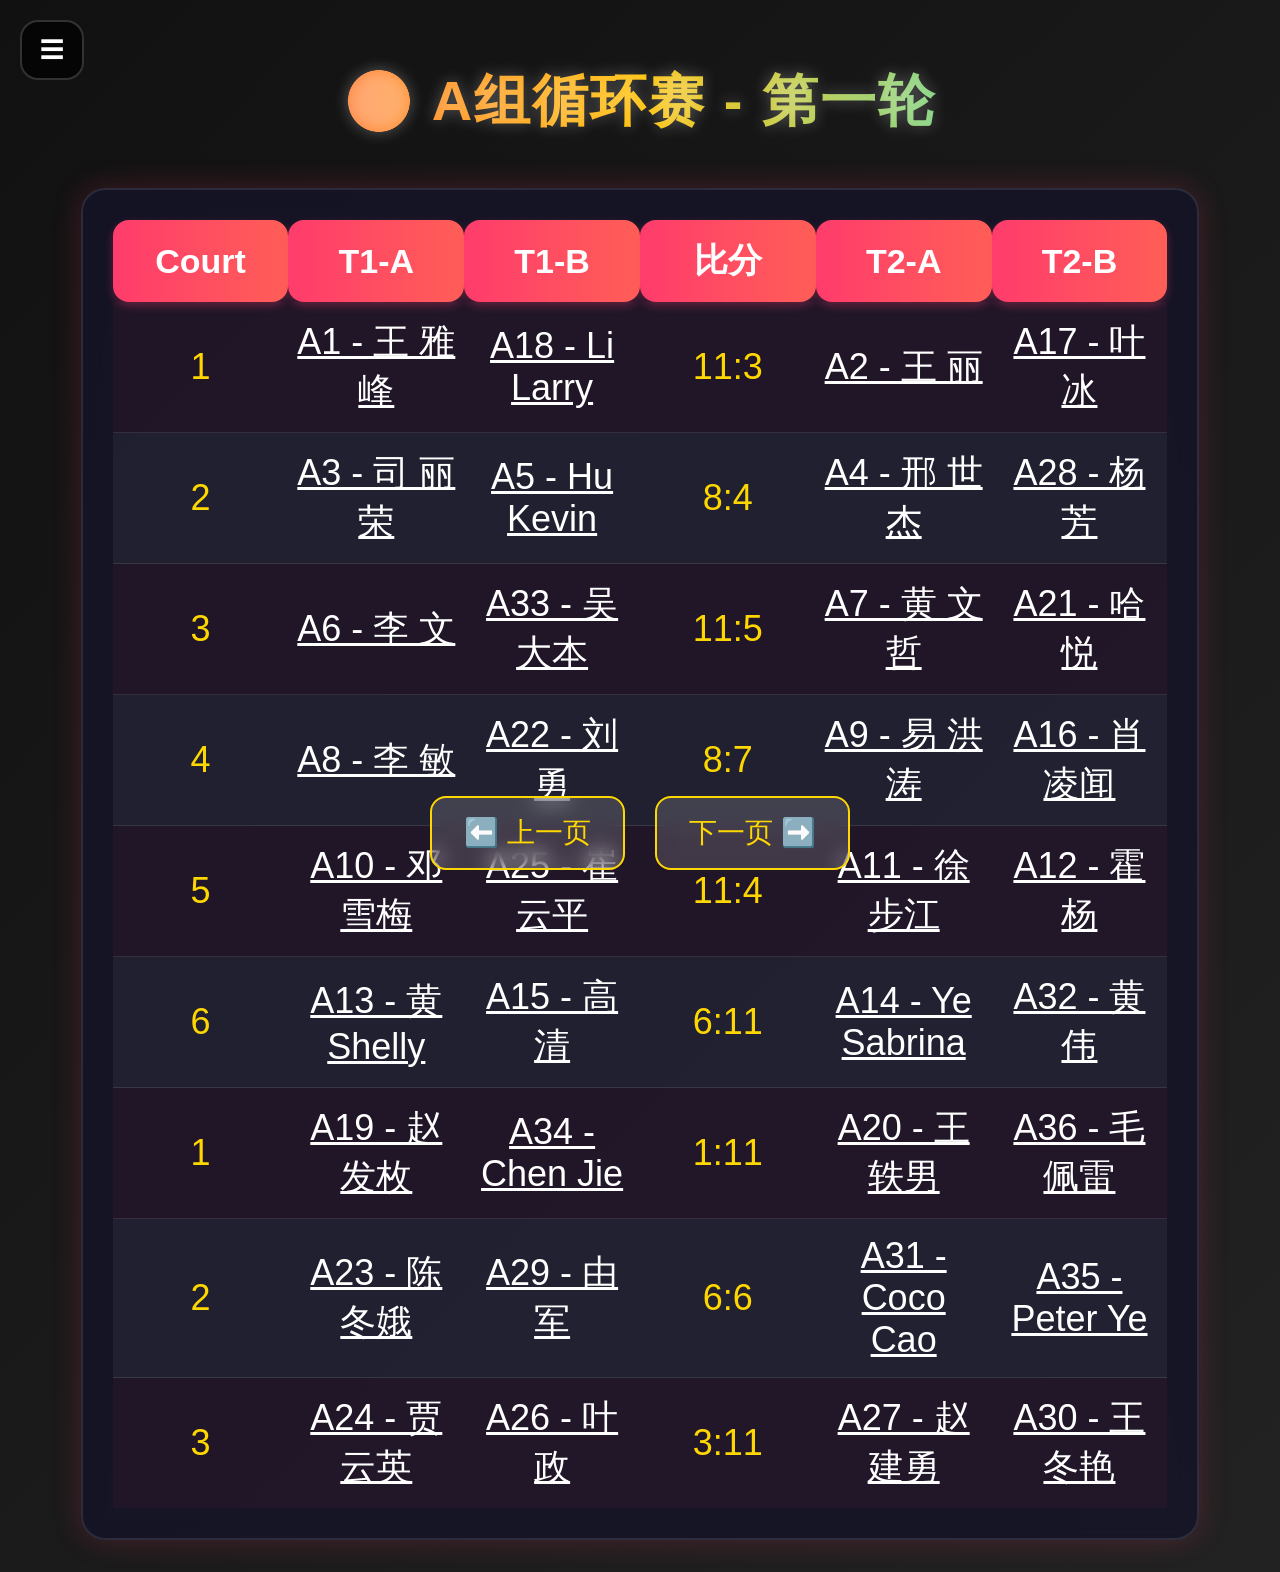
<file: index.html>
<!DOCTYPE html>
<html lang="zh-CN">

<head>
    <meta charset="UTF-8">

    <!-- 5分钟自动刷新 -->
    <meta http-equiv="refresh" content="300">
    <title>2026 WCCA匹克球比赛赛程</title>
    <link rel="stylesheet" href="style.css">
</head>

<body>

    <div class="top-menu">
        <button id="pageMenuBtn" aria-haspopup="true" aria-expanded="false">☰</button>
        <ul id="pageMenuList" class="page-menu-list" aria-label="页面导航"></ul>
    </div>

    <!-- 3 -->
    <div id="groupA1" class="page">
        <h1>🔵 A组循环赛 - 第一轮</h1>
        <div class="table-wrap">
            <div id="groupARound1"></div>
        </div>
    </div>
    <div id="groupB1" class="page">
        <h1>🟢 B组循环赛 - 第一轮</h1>
        <div class="table-wrap">
            <div id="groupBRound1"></div>
        </div>
    </div>
    <!-- 4 -->
    <div id="groupA2" class="page">
        <h1>🔵 A组循环赛 - 第二轮</h1>
        <div class="table-wrap">
            <div id="groupARound2"></div>
        </div>
    </div>
    <div id="groupB2" class="page">
        <h1>🟢 B组循环赛 - 第二轮</h1>
        <div class="table-wrap">
            <div id="groupBRound2"></div>
        </div>
    </div>
    <!-- 5 -->
    <div id="groupA3" class="page">
        <h1>🔵 A组循环赛 - 第三轮</h1>
        <div class="table-wrap">
            <div id="groupARound3"></div>
        </div>
    </div>
    <div id="groupB3" class="page">
        <h1>🟢 B组循环赛 - 第三轮</h1>
        <div class="table-wrap">
            <div id="groupBRound3"></div>
        </div>
    </div>
    <!-- 6 -->
    <div id="groupA4" class="page">
        <h1>🔵 A组循环赛 - 第四轮</h1>
        <div class="table-wrap">
            <div id="groupARound4"></div>
        </div>
    </div>


    <div id="groupB4" class="page">
        <h1>🟢 B组循环赛 - 第四轮</h1>
        <div class="table-wrap">
            <div id="groupBRound4"></div>
        </div>
    </div>

    <!-- 11 -->
    <div id="groupA_ranking_top" class="page">
        <h1>🏆 A组循环赛总积分</h1>
        <div class="table-wrap">
            <div id="groupATotal1"></div>
        </div>
    </div>



    <!-- 12 -->
    <div id="groupB_ranking_top" class="page">
        <h1>🏆 B组循环赛总积分</h1>
        <div class="table-wrap">
            <div id="groupBTotal1"></div>
        </div>
    </div>



    <div id="KOA_8_page" class="page">
        <h1>🔴 A组淘汰赛 - 八分之一</h1>
        <div class="table-wrap">
            <div id="KOA_8"></div>
        </div>
    </div>


    <div id="KOB_8_page" class="page">
        <h1>🔴 B组淘汰赛 - 八分之一</h1>
        <div class="table-wrap">
            <div id="KOB_8"></div>
        </div>
    </div>


    <div id="KOA_4_page" class="page">
        <h1>🔴 淘汰赛 - 四分之一</h1>
        <h2>A组</h2>
        <div class="table-wrap">
            <div id="KOA_4"></div>
        </div>
        <br />
        <h2>B组</h2>
        <div class="table-wrap">
            <div id="KOB_4"></div>
        </div>
    </div>
    
    
    <div id="KOA_2_page" class="page">
        <h1>🔴淘汰赛 - 半决赛</h1>
        <h2>A组</h2>
        <div class="table-wrap">
            <div id="KOA_2"></div>
        </div>
        <br />
        <h2>B组</h2>
        <div class="table-wrap">
            <div id="KOB_2"></div>
        </div>
    </div>
    
    
    
    <div id="KOA_Bronz_page" class="page">
        <h1>🔴 淘汰赛 - 三四名</h1>
        <h2>A组</h2>
        <div class="table-wrap">
            <div id="KOA_Bronz"></div>
        </div>
        <br />
        <h2>B组</h2>
        <div class="table-wrap">
            <div id="KOB_Bronz"></div>
        </div>
    </div>
    
    
    <div id="KOA_Gold_page" class="page">
        <h1>🔴 决赛</h1>
        <h2>A组</h2>
        <div class="table-wrap">
            <div id="KOA_Gold"></div>
        </div>
        <br />
        <h2>B组</h2>
        <div class="table-wrap">
            <div id="KOB_Gold"></div>
        </div>
    
    </div>

    <!-- 翻页控制按钮 -->
    <div class="page-controls">
        <button id="prevBtn">⬅️ 上一页</button>
        <button id="nextBtn">下一页 ➡️</button>
    </div>

    <!-- Player Games Modal -->
    <div id="playerModal" style="display: none; position: fixed; z-index: 1000; left: 0; top: 0; width: 100%; height: 100%; background-color: rgba(0,0,0,0.7); overflow-y: auto;">
        <div style="position: relative; background: linear-gradient(135deg, #111 0%, #1a1a3a 100%); margin: 40px auto; padding: 40px; border: 2px solid rgba(255, 255, 255, 0.1); width: 95%; border-radius: 24px; box-shadow: 0 0 40px rgba(255, 60, 108, 0.3); backdrop-filter: blur(10px);">
            <span onclick="closePlayerModal()" style="position: absolute; top: 16px; right: 16px; color: #FFD700; font-size: 46px; font-weight: bold; cursor: pointer; width: 54px; height: 54px; display: inline-flex; align-items: center; justify-content: center; line-height: 1; border-radius: 50%; background: rgba(255,255,255,0.08);">&times;</span>
            <div id="playerModalContent"></div>
        </div>
    </div>

<script src="./app.js"></script>

</body>

</html>
</file>
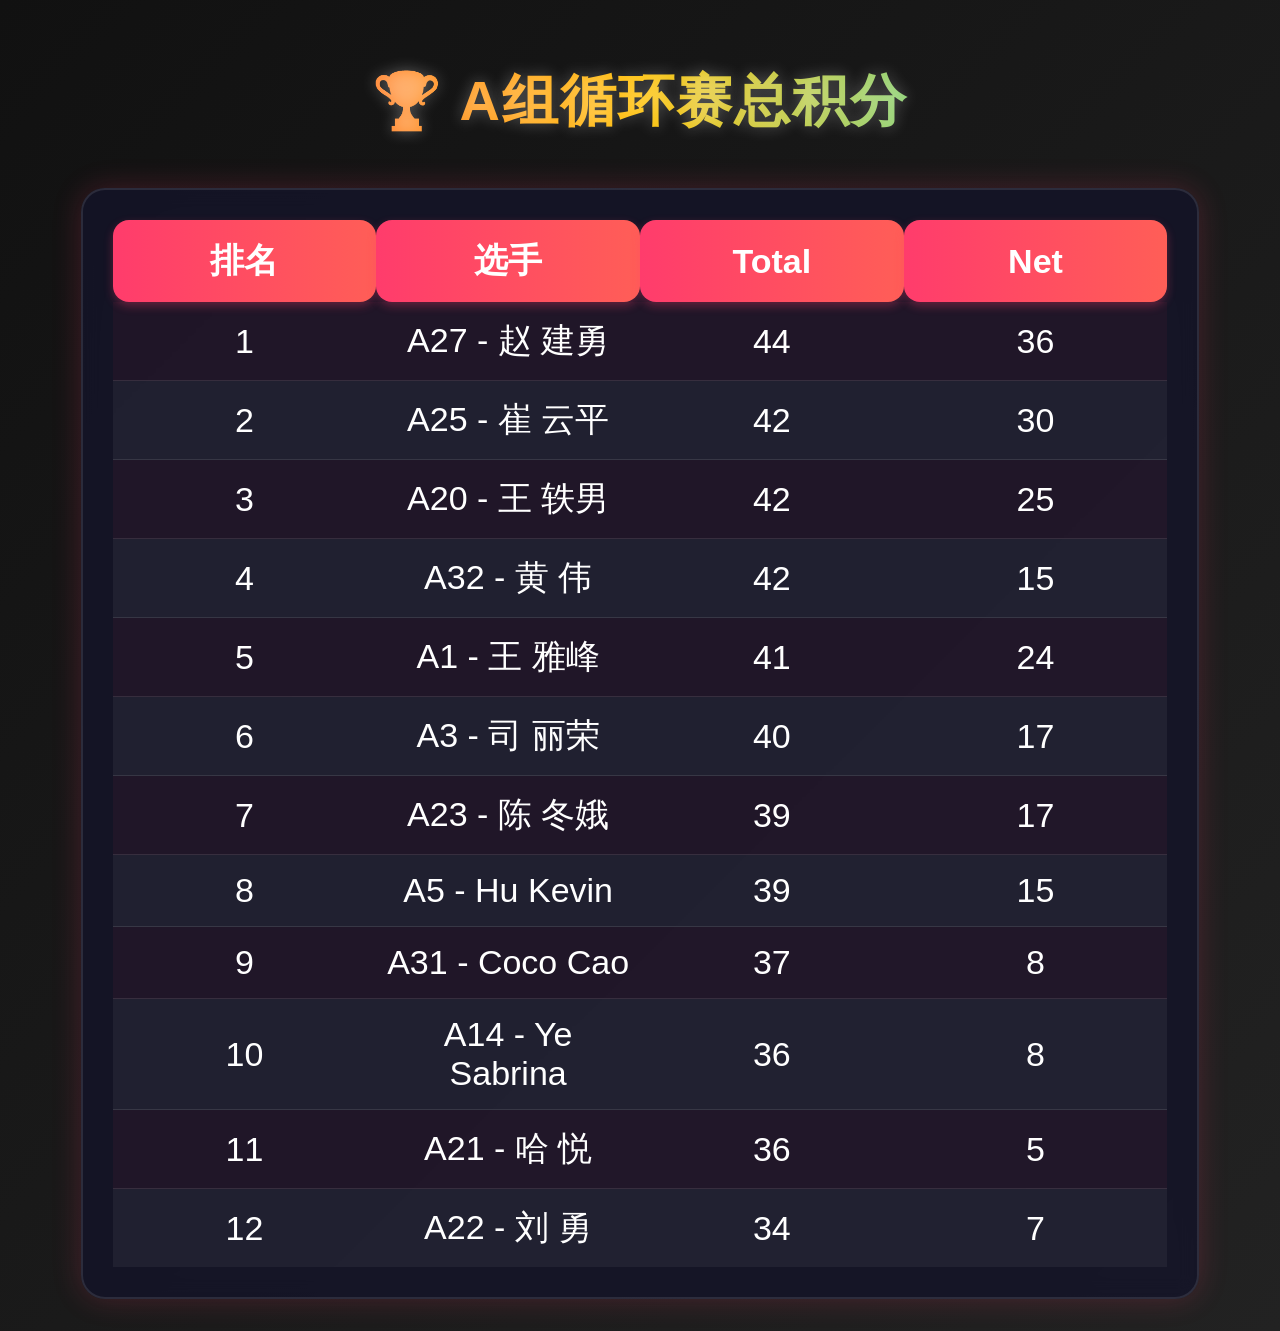
<file: indexBig.html>
<!DOCTYPE html>
<html lang="zh-CN">

<head>
    <meta charset="UTF-8">

    <!-- 5分钟自动刷新 -->
    <meta http-equiv="refresh" content="300">
    <title>2026 WCCA匹克球比赛实时大屏</title>
    <link rel="stylesheet" href="styleBig.css">
</head>

<body>

    <!-- 3 -->
    <div id="groupA1" class="page">
        <h1>🔵 A组循环赛 - 第一轮</h1>
        <div class="table-wrap">
            <div id="groupARound1"></div>
        </div>
    </div>
    <div id="groupB1" class="page">
        <h1>🟢 B组循环赛 - 第一轮</h1>
        <div class="table-wrap">
            <div id="groupBRound1"></div>
        </div>
    </div>
    <!-- 4 -->
    <div id="groupA2" class="page">
        <h1>🔵 A组循环赛 - 第二轮</h1>
        <div class="table-wrap">
            <div id="groupARound2"></div>
        </div>
    </div>
    <div id="groupB2" class="page">
        <h1>🟢 B组循环赛 - 第二轮</h1>
        <div class="table-wrap">
            <div id="groupBRound2"></div>
        </div>
    </div>
    <!-- 5 -->
    <div id="groupA3" class="page">
        <h1>🔵 A组循环赛 - 第三轮</h1>
        <div class="table-wrap">
            <div id="groupARound3"></div>
        </div>
    </div>
    <div id="groupB3" class="page">
        <h1>🟢 B组循环赛 - 第三轮</h1>
        <div class="table-wrap">
            <div id="groupBRound3"></div>
        </div>
    </div>
    <!-- 6 -->
    <div id="groupA4" class="page">
        <h1>🔵 A组循环赛 - 第四轮</h1>
        <div class="table-wrap">
            <div id="groupARound4"></div>
        </div>
    </div>


    <div id="groupB4" class="page">
        <h1>🟢 B组循环赛 - 第四轮</h1>
        <div class="table-wrap">
            <div id="groupBRound4"></div>
        </div>
    </div>

    <!-- 11 -->
    <div id="groupA_ranking_top" class="page">
        <h1>🏆 A组循环赛总积分</h1>
        <div class="table-wrap">
            <div id="groupATotal1"></div>
        </div>
    </div>

    <div id="groupA_ranking_middle" class="page">
        <h1>🏆 A组循环赛总积分</h1>
        <div class="table-wrap">
            <div id="groupATotal2"></div>
        </div>
    </div>

        <div id="groupA_ranking_bottom" class="page">
        <h1>🏆 A组循环赛总积分</h1>
        <div class="table-wrap">
            <div id="groupATotal3"></div>
        </div>
    </div>

    <!-- 12 -->
    <div id="groupB_ranking_top" class="page">
        <h1>🏆 B组循环赛总积分</h1>
        <div class="table-wrap">
            <div id="groupBTotal1"></div>
        </div>
    </div>

    <div id="groupB_ranking_middle" class="page">
        <h1>🏆 B组循环赛总积分</h1>
        <div class="table-wrap">
            <div id="groupBTotal2"></div>
        </div>
    </div>

    <div id="groupB_ranking_bottom" class="page">
        <h1>🏆 B组循环赛总积分</h1>
        <div class="table-wrap">
            <div id="groupBTotal3"></div>
        </div>
    </div>


    <div id="KOA_8_page" class="page">
        <h1>🟢 A组淘汰赛 - 八分之一</h1>
        <div class="table-wrap">
            <div id="KOA_8"></div>
        </div>
    </div>


    <div id="KOB_8_page" class="page">
        <h1>🟢 B组淘汰赛 - 八分之一</h1>
        <div class="table-wrap">
            <div id="KOB_8"></div>
        </div>
    </div>


    <div id="KOA_4_page" class="page">
        <h1>🟢 A组淘汰赛 - 四分之一</h1>
        <div class="table-wrap">
            <div id="KOA_4"></div>
        </div>
        <br />
        <h1>🟢 B组淘汰赛 - 四分之一</h1>
        <div class="table-wrap">
            <div id="KOB_4"></div>
        </div>
    </div>


    <div id="KOA_2_page" class="page">
        <h1>🟢 A组淘汰赛 - 半决赛</h1>
        <div class="table-wrap">
            <div id="KOA_2"></div>
        </div>
        <br />
        <h1>🟢 B组淘汰赛 - 半决赛</h1>
        <div class="table-wrap">
            <div id="KOB_2"></div>
        </div>
    </div>



    <div id="KOA_Bronz_page" class="page">
        <h1>🟢 A组淘汰赛 - 三四名</h1>
        <div class="table-wrap">
            <div id="KOA_Bronz"></div>
        </div>
        <br />
        <h1>🟢 B组淘汰赛 - 三四名</h1>
        <div class="table-wrap">
            <div id="KOB_Bronz"></div>
        </div>
    </div>


    <div id="KOA_Gold_page" class="page">
        <h1>🟢 A组淘汰赛 - 决赛</h1>
        <div class="table-wrap">
            <div id="KOA_Gold"></div>
        </div>
        <br />
        <h1>🟢 B组淘汰赛 - 决赛</h1>
        <div class="table-wrap">
            <div id="KOB_Gold"></div>
        </div>

    </div>


<script src="./appBig.js"></script>

</body>

</html>
</file>
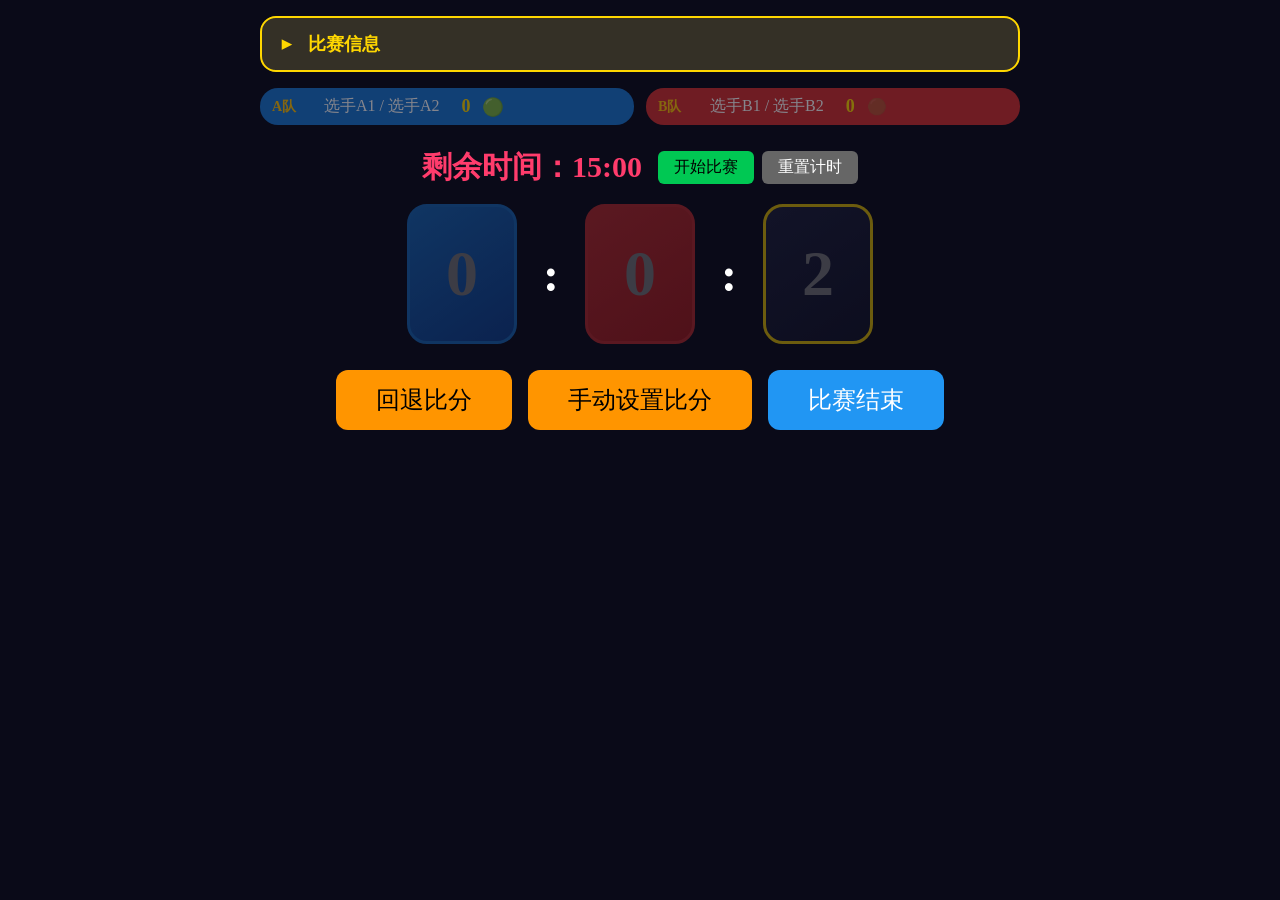
<file: ref.html>
<!DOCTYPE html>
<html lang="zh-CN">
<head>
    <meta charset="UTF-8">
    <meta name="viewport" content="width=device-width, initial-scale=1.0, maximum-scale=1.0, user-scalable=no">
    <title>匹克球裁判手持记分牌</title>
    <link rel="stylesheet" href="refl.css">
</head>
<body>
    <!-- 顶部比赛信息区 - 折叠面板 -->
    <div class="folding-pane collapsed">
        <div class="folding-header" id="match-info-toggle">
            <span class="folding-arrow">▼</span>
            <span class="folding-title">比赛信息</span>
        </div>
        <div class="folding-content match-info" id="match-info-content">
            <!-- 第一行：场次下拉框 + 场地 -->
            <div class="info-row">
                <div class="info-item">
                    <label>场次</label>
                    <select id="roundName">
                        <option value="">请选择场次</option>
                        <option value="A组循环赛-第一轮">A组循环赛-第一轮</option>
                        <option value="A组循环赛-第二轮">A组循环赛-第二轮</option>
                        <option value="A组循环赛-第三轮">A组循环赛-第三轮</option>
                        <option value="A组循环赛-第四轮">A组循环赛-第四轮</option>
                        <option value="B组循环赛-第一轮">B组循环赛-第一轮</option>
                        <option value="B组循环赛-第二轮">B组循环赛-第二轮</option>
                        <option value="B组循环赛-第三轮">B组循环赛-第三轮</option>
                        <option value="B组循环赛-第四轮">B组循环赛-第四轮</option>
                        <option value="淘汰赛第一轮">淘汰赛第一轮</option>
                        <option value="淘汰赛第二轮">淘汰赛第二轮</option>
                        <option value="半决赛">半决赛</option>
                        <option value="决赛">决赛</option>
                        <option value="三四名决赛">三四名决赛</option>
                    </select>
                </div>
                <div class="info-item">
                    <label>场地(1-6)</label>
                    <input type="number" id="courtNum" min="1" max="6" placeholder="1">
                </div>
            </div>

        </div>
    </div>
    
    <!-- 队伍行：A队 与 B队 同一行 -->
    <div class="team-row">
        <div class="team-display disabled" id="teamARow">
            <label>A队</label>
            <span class="team-name" id="teamADisplay">选手A1 / 选手A2</span>
            <span class="team-score-value" id="teamAScoreDisplay">0</span>
            <span class="serve-indicator" id="teamAIndicator">🟢</span>
        </div>
        <div class="team-display disabled" id="teamBRow">
            <label>B队</label>
            <span class="team-name" id="teamBDisplay">选手B1 / 选手B2</span>
            <span class="team-score-value" id="teamBScoreDisplay">0</span>
            <span class="serve-indicator" id="teamBIndicator">🟢</span>
        </div>
    </div>
    <!-- 倒计时行 + 计分区 -->
    <div class="time-row">
        <div class="countdown-box">剩余时间：<span id="timeText">15:00</span></div>
        <div class="count-btn-group">
            <button class="small-btn start-count" id="startTimer">开始比赛</button>
            <button class="small-btn reset-count" id="resetTimer">重置计时</button>
        </div>
    </div>

    <!-- 三大计分数字 已删除上方标题文字行 -->
    <div class="score-wrap">
        <div class="score-item" id="serveScore">
            <span class="score-num">0</span>
        </div>
        <span class="split">:</span>
        <div class="score-item" id="oppScore">
            <span class="score-num">0</span>
        </div>
        <span class="split">:</span>
        <div class="score-item" id="serveRound">
            <span class="score-num">2</span>
        </div>
    </div>



    <!-- 底部操作按钮 -->
    <div class="bot-btn-group">
        <button class="reset-btn" id="backtrackBtn" disabled>回退比分</button>
        <button class="reset-btn" id="openModalBtn">手动设置比分</button>
        <button class="end-btn" id="endMatchBtn">比赛结束</button>
    </div>

    <!-- 0. 开始比赛设置弹窗 -->
    <div class="modal-mask" id="startGameModal">
        <div class="modal-box">
            <h3 class="modal-title">开始比赛</h3>
            <div class="modal-text-row">请选择首发发球队伍</div>
            <div class="team-start-row">
                <div class="team-start-card">
                    <div class="team-start-label">A队</div>
                    <div class="team-start-name" id="teamAModalName">选手A1 / 选手A2</div>
                    <button class="team-select-button active" data-team="A" id="teamAStart">发球</button>
                </div>
                <div class="team-start-card">
                    <div class="team-start-label">B队</div>
                    <div class="team-start-name" id="teamBModalName">选手B1 / 选手B2</div>
                    <button class="team-select-button" data-team="B" id="teamBStart">发球</button>
                </div>
            </div>
            <div class="modal-btn-row">
                <button class="modal-cancel" id="startGameCancel">取消</button>
                <button class="modal-confirm" id="startGameConfirm">开始比赛</button>
            </div>
        </div>
    </div>



    <!-- 1. 比分手动设置弹窗Modal -->
    <div class="modal-mask" id="scoreModal">
        <div class="modal-box">
            <h3 class="modal-title">手动设置当前比分</h3>
            <div class="modal-input-row">
                <label>Team A 分数</label>
                <input type="number" id="inputTeamA" min="0" value="0">
            </div>
            <div class="modal-input-row">
                <label>Team B 分数</label>
                <input type="number" id="inputTeamB" min="0" value="0">
            </div>
            <div class="modal-input-row">
                <label>发球轮</label>
                <input type="number" id="inputServeRound" min="1" max="2" value="1">
            </div>
            <div class="modal-input-row">
                <label>发球队伍</label>
                <div class="manual-serve-team-group">
                    <button type="button" class="team-select-button" id="manualTeamA">Team A</button>
                    <button type="button" class="team-select-button" id="manualTeamB">Team B</button>
                </div>
            </div>
            <div class="modal-btn-row">
                <button class="modal-cancel" id="modalCancel">取消</button>
                <button class="modal-confirm" id="modalConfirm">确认更新</button>
            </div>
        </div>
    </div>

    <!-- 2. 比赛结束确认弹窗 同modal样式 -->
    <div class="modal-mask" id="endModal">
        <div class="modal-box">
            <h3 class="modal-title">确认本场比赛结果</h3>
            <div class="modal-text-row" id="endInfoText"></div>
            <div class="modal-btn-row">
                <button class="modal-cancel" id="endCancel">取消</button>
                <button class="modal-confirm" id="endConfirm">确认提交</button>
            </div>
        </div>
    </div>

    <script src="ref.js"></script>
</body>
</html>
</file>
<file: style.css>
* {
  margin: 0;
  padding: 0;
  box-sizing: border-box;
}

/* 整页切换控制 */
.page {
  display: none;
  width: 100%;
  min-height: 100vh;
  padding: 2rem;
}

body {
  /* 超鲜艳渐变底色 */
  background: linear-gradient(135deg, #111 0%, #222 100%);
  color: #fff;
  font-family: -apple-system, BlinkMacFont, "Segoe UI", Roboto, sans-serif;
}

h1 {
  font-size: 56px;
  font-weight: 900;
  text-align: center;
  margin: 2rem 0 3rem;
  /* 超亮渐变标题 */
  background: linear-gradient(90deg, #FF3C6C, #FFC107, #00E5FF);
  -webkit-background-clip: text;
  -webkit-text-fill-color: transparent;
  text-shadow: 0 0 15px rgba(255, 255, 255, 0.3);
  letter-spacing: 2px;
}

h2 {
  font-size: 42px;
  font-weight: 900;
  text-align: center;
  margin: 1.5rem 0 2rem;
  background: linear-gradient(90deg, #FF3C6C, #FFC107, #00E5FF);
  -webkit-background-clip: text;
  -webkit-text-fill-color: transparent;
  text-shadow: 0 0 12px rgba(255, 255, 255, 0.25);
  letter-spacing: 1.5px;
}

.table-wrap {
  width: 92%;
  margin: 0 auto;
  background: rgba(20, 20, 40, 0.85);
  backdrop-filter: blur(10px);
  border-radius: 24px;
  padding: 30px;
  box-shadow: 0 0 30px rgba(255, 60, 108, 0.2);
  border: 2px solid rgba(255, 255, 255, 0.1);
}

table {
  width: 100%;
  border-collapse: collapse;
  table-layout: fixed; /* ✅ 关键：6 列严格均分，不再被内容撑爆 */
}

/* 超鲜艳表头 */
th {
  font-size: 34px; /* 原 34px，略调小 */
  padding: 18px 8px; /* 原 24px，左右收窄 */
  background: linear-gradient(90deg, #FF3C6C, #FF5E57);
  color: #fff;
  font-weight: bold;
  border-radius: 16px;
  box-shadow: 0 4px 10px rgba(255, 60, 108, 0.3);
  word-break: break-word;
  overflow-wrap: break-word;
}

td {
  font-size: 36px; /* 原 32px，略调小 */
  padding: 16px 8px; /* 原 22px，左右收窄到 8px */
  text-align: center;
  border-bottom: 1px solid rgba(255, 255, 255, 0.1);
  word-break: break-word; /* ✅ 长名字/英文自动换行，不溢出 */
  overflow-wrap: break-word;
}

/* 高亮隔行色 */
tbody tr:nth-child(odd) {
  background: rgba(255, 255, 255, 0.05);
}

tbody tr:nth-child(even) {
  background: rgba(255, 60, 108, 0.05);
}

tbody tr:last-child td {
  border-bottom: none;
}

/* ========================================================================== */
/* ✅ 只修改【比赛表格】的比分列字体为亮黄色，背景不变，排名表完全不受影响 */
/* ========================================================================== */
#groupARound1 td:nth-child(1),
#groupARound2 td:nth-child(1),
#groupARound3 td:nth-child(1),
#groupARound4 td:nth-child(1),
#groupBRound1 td:nth-child(1),
#groupBRound2 td:nth-child(1),
#groupBRound3 td:nth-child(1),
#groupBRound4 td:nth-child(1),
#KOA_8 td:nth-child(1),
#KOA_4 td:nth-child(1),
#KOA_2 td:nth-child(1),
#KOA_Bronz td:nth-child(1),
#KOA_Gold td:nth-child(1),
#KOB_8 td:nth-child(1),
#KOB_4 td:nth-child(1),
#KOB_2 td:nth-child(1),
#KOB_Bronz td:nth-child(1),
#KOB_Gold td:nth-child(1),
#groupARound1 td:nth-child(4),
#groupARound2 td:nth-child(4),
#groupARound3 td:nth-child(4),
#groupARound4 td:nth-child(4),
#groupBRound1 td:nth-child(4),
#groupBRound2 td:nth-child(4),
#groupBRound3 td:nth-child(4),
#groupBRound4 td:nth-child(4),
#KOA_8 td:nth-child(4),
#KOA_4 td:nth-child(4),
#KOA_2 td:nth-child(4),
#KOA_Bronz td:nth-child(4),
#KOA_Gold td:nth-child(4),
#KOB_8 td:nth-child(4),
#KOB_4 td:nth-child(4),
#KOB_2 td:nth-child(4),
#KOB_Bronz td:nth-child(4),
#KOB_Gold td:nth-child(4) {
  color: #FFD700 !important; /* 亮黄色字体 */
}

/* ✅ 可选：让比分列(第4列)和 Court 列(第1列)窄一点，把空间留给名字列 */
table col.col-court { width: 8%; }
table col.col-score { width: 10%; }

/* 底部翻页按钮 */
.page-controls {
  position: fixed;
  bottom: 30px;
  left: 0;
  width: 100%;
  display: flex;
  justify-content: center;
  gap: 30px;
  z-index: 9999;
}

.page-controls button {
  background: rgba(255, 255, 255, 0.15);
  border: 2px solid #ffd700;
  color: #ffd700;
  font-size: 28px;
  padding: 16px 32px;
  border-radius: 16px;
  cursor: pointer;
  backdrop-filter: blur(10px);
}

.page-controls button:hover {
  background: #ffd700;
  color: #000;
}

.top-menu {
  position: fixed;
  top: 20px;
  left: 20px;
  z-index: 10001;
  display: flex;
  flex-direction: column;
  align-items: flex-start;
  gap: 8px;
}

.top-menu button {
  background: rgba(0, 0, 0, 0.7);
  border: 2px solid rgba(255, 255, 255, 0.18);
  color: #fff;
  font-size: 24px;
  padding: 12px 18px;
  border-radius: 18px;
  cursor: pointer;
  backdrop-filter: blur(10px);
  transition: background 0.2s ease, transform 0.2s ease;
}

.top-menu button:hover,
.top-menu button:focus {
  background: rgba(255, 255, 255, 0.12);
  transform: translateY(-1px);
}

.page-menu-list {
  position: absolute;
  top: calc(100% + 8px);
  left: 0;
  width: 300px;
  max-height: 70vh;
  overflow-y: auto;
  background: rgba(16, 18, 36, 0.98);
  border: 1px solid rgba(255, 255, 255, 0.15);
  box-shadow: 0 20px 40px rgba(0, 0, 0, 0.35);
  border-radius: 20px;
  list-style: none;
  padding: 8px 0;
  margin: 0;
  display: none;
}

.page-menu-list.show {
  display: block;
}

.page-menu-list li {
  width: 100%;
  margin: 4px 0;
}

.page-menu-list button {
  width: 100%;
  background: transparent;
  border: none;
  color: #fff;
  text-align: left;
  font-size: 22px;
  padding: 14px 20px;
  cursor: pointer;
}

.page-menu-list button:hover,
.page-menu-list button:focus {
  background: rgba(255, 255, 255, 0.08);
}

.page-menu-list button.active {
  color: #ffd700;
  font-weight: bold;
}
</file>
<file: styleBig.css>
* {
  margin: 0;
  padding: 0;
  box-sizing: border-box;
}

/* 整页切换控制 */
.page {
  display: none;
  width: 100%;
  min-height: 100vh;
  padding: 2rem;
}

body {
  /* 超鲜艳渐变底色 */
  background: linear-gradient(135deg, #111 0%, #222 100%);
  color: #fff;
  font-family: -apple-system, BlinkMacFont, "Segoe UI", Roboto, sans-serif;
}

h1 {
  font-size: 56px;
  font-weight: 900;
  text-align: center;
  margin: 2rem 0 3rem;
  /* 超亮渐变标题 */
  background: linear-gradient(90deg, #FF3C6C, #FFC107, #00E5FF);
  -webkit-background-clip: text;
  -webkit-text-fill-color: transparent;
  text-shadow: 0 0 15px rgba(255, 255, 255, 0.3);
  letter-spacing: 2px;
}

.table-wrap {
  width: 92%;
  margin: 0 auto;
  background: rgba(20, 20, 40, 0.85);
  backdrop-filter: blur(10px);
  border-radius: 24px;
  padding: 30px;
  box-shadow: 0 0 30px rgba(255, 60, 108, 0.2);
  border: 2px solid rgba(255, 255, 255, 0.1);
}

table {
  width: 100%;
  border-collapse: collapse;
  table-layout: fixed; /* ✅ 关键：6 列严格均分，不再被内容撑爆 */
}

/* 超鲜艳表头 */
th {
  font-size: 34px; /* 原 34px，略调小 */
  padding: 18px 8px; /* 原 24px，左右收窄 */
  background: linear-gradient(90deg, #FF3C6C, #FF5E57);
  color: #fff;
  font-weight: bold;
  border-radius: 16px;
  box-shadow: 0 4px 10px rgba(255, 60, 108, 0.3);
  word-break: break-word;
  overflow-wrap: break-word;
}

td {
  font-size: 34px; /* 原 32px，略调小 */
  padding: 16px 8px; /* 原 22px，左右收窄到 8px */
  text-align: center;
  border-bottom: 1px solid rgba(255, 255, 255, 0.1);
  word-break: break-word; /* ✅ 长名字/英文自动换行，不溢出 */
  overflow-wrap: break-word;
}

/* 高亮隔行色 */
tbody tr:nth-child(odd) {
  background: rgba(255, 255, 255, 0.05);
}

tbody tr:nth-child(even) {
  background: rgba(255, 60, 108, 0.05);
}

tbody tr:last-child td {
  border-bottom: none;
}

/* ========================================================================== */
/* ✅ 只修改【比赛表格】的比分列字体为亮黄色，背景不变，排名表完全不受影响 */
/* ========================================================================== */
#groupARound1 td:nth-child(1),
#groupARound2 td:nth-child(1),
#groupARound3 td:nth-child(1),
#groupARound4 td:nth-child(1),
#groupBRound1 td:nth-child(1),
#groupBRound2 td:nth-child(1),
#groupBRound3 td:nth-child(1),
#groupBRound4 td:nth-child(1),
#KOA_8 td:nth-child(1),
#KOA_4 td:nth-child(1),
#KOA_2 td:nth-child(1),
#KOA_Bronz td:nth-child(1),
#KOA_Gold td:nth-child(1),
#KOB_8 td:nth-child(1),
#KOB_4 td:nth-child(1),
#KOB_2 td:nth-child(1),
#KOB_Bronz td:nth-child(1),
#KOB_Gold td:nth-child(1),
#groupARound1 td:nth-child(4),
#groupARound2 td:nth-child(4),
#groupARound3 td:nth-child(4),
#groupARound4 td:nth-child(4),
#groupBRound1 td:nth-child(4),
#groupBRound2 td:nth-child(4),
#groupBRound3 td:nth-child(4),
#groupBRound4 td:nth-child(4),
#KOA_8 td:nth-child(4),
#KOA_4 td:nth-child(4),
#KOA_2 td:nth-child(4),
#KOA_Bronz td:nth-child(4),
#KOA_Gold td:nth-child(4),
#KOB_8 td:nth-child(4),
#KOB_4 td:nth-child(4),
#KOB_2 td:nth-child(4),
#KOB_Bronz td:nth-child(4),
#KOB_Gold td:nth-child(4) {
  color: #FFD700 !important; /* 亮黄色字体 */
}

/* ✅ 可选：让比分列(第4列)和 Court 列(第1列)窄一点，把空间留给名字列 */
table col.col-court { width: 8%; }
table col.col-score { width: 10%; }

/* 底部翻页按钮 */
.page-controls {
  position: fixed;
  bottom: 30px;
  left: 0;
  width: 100%;
  display: flex;
  justify-content: center;
  gap: 30px;
  z-index: 9999;
}

.page-controls button {
  background: rgba(255, 255, 255, 0.15);
  border: 2px solid #ffd700;
  color: #ffd700;
  font-size: 28px;
  padding: 16px 32px;
  border-radius: 16px;
  cursor: pointer;
  backdrop-filter: blur(10px);
}

.page-controls button:hover {
  background: #ffd700;
  color: #000;
}
</file>
<file: refl.css>
* {
    margin: 0;
    padding: 0;
    box-sizing: border-box;
}
body {
    min-height: 100vh;
    background: #0a0a18;
    color: #fff;
    display: flex;
    flex-direction: column;
    align-items: center;
    gap: 16px;
    padding: 16px;
}

/* 顶部比赛信息区 紧凑布局 */
.match-info {
    width: 100%;
    padding: 0;
}
.match-info .info-row {
    display: flex;
    flex-wrap: wrap;
    gap: 10px;
    margin-bottom: 10px;
    align-items: center;
}
.match-info .team-row {
    display: flex;
    gap: 10px;
    width: 100%;
}
.time-row {
    display: flex;
    align-items: center;
    justify-content: center;
    gap: 16px;
    width: 100%;
    max-width: 760px;
    margin-top: 6px;
}
.match-info .info-item {
    flex: 1;
    min-width: 130px;
}
.match-info .info-item label {
    display: block;
    font-size: 14px;
    color: #ffc107;
    margin-bottom: 4px;
}
.match-info .info-item input,
.match-info .info-item select {
    width: 100%;
    padding: 8px 10px;
    font-size: 16px;
    border-radius: 6px;
    border: none;
    background: #1f2240;
    color: #fff;
}
.countdown-box {
    font-size: 30px;
    color: #ff3c6c;
    font-weight: 900;
}
.count-btn-group {
    display: flex;
    gap: 8px;
}
.small-btn {
    padding: 6px 16px;
    font-size: 16px;
    border: none;
    border-radius: 6px;
    cursor: pointer;
}
.start-count {
    background: #00c853;
    color: #000;
}
.reset-count {
    background: #666;
    color: #fff;
}

/* 计分区域 */
.score-wrap {
    display: flex;
    align-items: center;
    gap: 24px;
}
.score-item {
    width: 110px;
    height: 140px;
    background: linear-gradient(145deg, #1f2240, #111329);
    border-radius: 20px;
    display: flex;
    justify-content: center;
    align-items: center;
    border: 3px solid #ffd700;
    cursor: pointer;
    user-select: none;
    transition: 0.15s ease;
}
.score-item.team-a-serves {
    background: linear-gradient(145deg, #1976d2, #0d47a1);
    border-color: #1976d2;
}
.score-item.team-b-serves {
    background: linear-gradient(145deg, #d32f2f, #b71c1c);
    border-color: #d32f2f;
}
.score-item.team-a-opponent {
    background: linear-gradient(145deg, #d32f2f, #b71c1c);
    border-color: #d32f2f;
}
.score-item.team-b-opponent {
    background: linear-gradient(145deg, #1976d2, #0d47a1);
    border-color: #1976d2;
}
.score-item:active {
    transform: scale(0.96);
    background: linear-gradient(145deg, #2d305c, #1a1d3d);
}
.score-item.locked {
    opacity: 0.4;
    cursor: not-allowed;
    pointer-events: none;
}
.score-item.locked .score-num {
    color: #888;
}
.score-num {
    font-size: 64px;
    font-weight: 900;
    color: #ffd700;
}
.small-btn:disabled {
    opacity: 0.5;
    cursor: not-allowed;
}
.split {
    font-size: 48px;
    color: #fff;
    font-weight: bold;
    width: 20px;
    text-align: center;
}
.tip-text {
    color: #cccccc;
    font-size: 20px;
    text-align: center;
}

/* 底部按钮组 */
.bot-btn-group {
    display: flex;
    gap: 16px;
    margin-top: 10px;
}
.reset-btn {
    padding: 14px 40px;
    font-size: 24px;
    background: #ff9500;
    color: #000;
    border: none;
    border-radius: 12px;
    cursor: pointer;
}
.end-btn {
    padding: 14px 40px;
    font-size: 24px;
    background: #2196f3;
    color: white;
    border: none;
    border-radius: 12px;
    cursor: pointer;
}
.reset-btn:active, .end-btn:active, .small-btn:active {
    opacity: 0.8;
}

/* 弹窗通用样式 */
.modal-mask {
    position: fixed;
    inset: 0;
    background: rgba(0,0,0,0.75);
    display: none;
    align-items: center;
    justify-content: center;
    z-index: 9999;
}
.modal-box {
    background: #161a33;
    border: 2px solid #ffd700;
    border-radius: 16px;
    padding: 24px;
    width: 90%;
    max-width: 420px;
}
.modal-title {
    font-size:26px;
    color:#ffd700;
    text-align:center;
    margin-bottom:20px;
}
.modal-text-row {
    margin-bottom:14px;
    font-size:18px;
    color:#fff;
}
.modal-input-row {
    margin-bottom:16px;
}
.modal-input-row label {
    display:block;
    font-size:18px;
    margin-bottom:6px;
    color:#fff;
}
.modal-input-row input {
    width:100%;
    padding:10px;
    font-size:22px;
    border-radius:8px;
    border:none;
    background:#24294d;
    color:#fff;
}
.modal-btn-row {
    display:flex;
    gap:12px;
    margin-top:24px;
    justify-content:center;
}
.modal-confirm {
    background:#00c853;
    color:#000;
}
.modal-cancel {
    background:#666;
    color:#fff;
}
.modal-btn-row button {
    padding:10px 30px;
    font-size:20px;
    border:none;
    border-radius:8px;
    cursor:pointer;
}

.team-start-row {
    display: flex;
    gap: 14px;
    margin-top: 16px;
}
.team-start-card {
    flex: 1;
    background: rgba(255,255,255,0.08);
    border: 2px solid rgba(255,215,0,0.4);
    border-radius: 14px;
    padding: 16px;
    text-align: center;
}
.team-start-label {
    color: #ffc107;
    font-size: 14px;
    margin-bottom: 10px;
}
.team-start-name {
    color: #ffffff;
    font-size: 18px;
    margin-bottom: 14px;
}
.team-select-button {
    width: 100%;
    padding: 10px 0;
    border: 2px solid #666;
    border-radius: 10px;
    background: transparent;
    color: #fff;
    cursor: pointer;
}
.team-select-button.active {
    background: #00c853;
    color: #000;
    border-color: #00c853;
}
.team-select-button:not(.active):hover {
    border-color: #fff;
}

/* 折叠面板样式 */
.folding-pane {
    display: flex;
    flex-direction: column;
    width: 100%;
    max-width: 760px;
    background: rgba(255,255,255,0.08);
    border-radius: 16px;
    border: 2px solid #ffd700;
    overflow: hidden;
}
.folding-header {
    display: flex;
    align-items: center;
    gap: 12px;
    padding: 14px 16px;
    cursor: pointer;
    user-select: none;
    background: rgba(255,215,0,0.1);
    transition: background 0.3s ease;
}
.folding-header:hover {
    background: rgba(255,215,0,0.15);
}
.folding-arrow {
    font-size: 18px;
    color: #ffd700;
    transition: transform 0.3s ease;
    display: inline-block;
}
.folding-pane.collapsed .folding-arrow {
    transform: rotate(-90deg);
}
.folding-title {
    font-size: 18px;
    color: #ffd700;
    font-weight: 600;
}
.folding-content {
    padding: 14px 16px;
    display: block;
    animation: slideDown 0.3s ease forwards;
}
.folding-pane.collapsed .folding-content {
    display: none;
    animation: none;
}
@keyframes slideDown {
    from {
        opacity: 0;
        transform: translateY(-10px);
    }
    to {
        opacity: 1;
        transform: translateY(0);
    }
}

/* 队伍显示样式 */
.team-display {
    display: flex;
    align-items: center;
    gap: 12px;
    margin-bottom: 10px;
    padding: 10px;
    background: rgba(255,215,0,0.05);
    border-radius: 8px;
}
.team-display label {
    font-size: 14px;
    color: #ffc107;
    font-weight: 600;
    min-width: 40px;
}
.team-name {
    font-size: 16px;
    color: #fff;
}
.team-score-value {
    font-size: 18px;
    font-weight: 700;
    color: #ffd700;
    margin-left: 10px;
}
.serve-indicator {
    opacity: 0.25;
    transition: opacity 0.2s ease, transform 0.2s ease;
}
.serve-indicator.active {
    opacity: 1;
    transform: scale(1.1);
}
.manual-serve-team-group {
    display: flex;
    gap: 10px;
    margin-top: 8px;
}
.manual-serve-team-group .team-select-button {
    flex: 1;
    padding: 10px 0;
    border-radius: 10px;
    border: 2px solid #666;
    background: transparent;
    color: #fff;
}
.manual-serve-team-group .team-select-button.active {
    background: #00c853;
    color: #000;
    border-color: #00c853;
}
.manual-serve-team-group .team-select-button:not(.active):hover {
    border-color: #fff;
}

/* Inline team row for A/B on same line */
.team-row {
    display: flex;
    gap: 12px;
    width: 100%;
    max-width: 760px;
}
.team-row .team-display {
    margin-bottom: 0;
    flex: 1;
    padding: 8px 12px;
    border-radius: 18px;
    color: #fff;
    cursor: pointer;
    transition: opacity 0.2s ease, cursor 0.2s ease;
}
.team-row .team-display.disabled {
    opacity: 0.5;
    cursor: not-allowed;
    pointer-events: none;
}
.team-row .team-display:first-child {
    background: #1976d2;
}
.team-row .team-display:last-child {
    background: #d32f2f;
</file>
